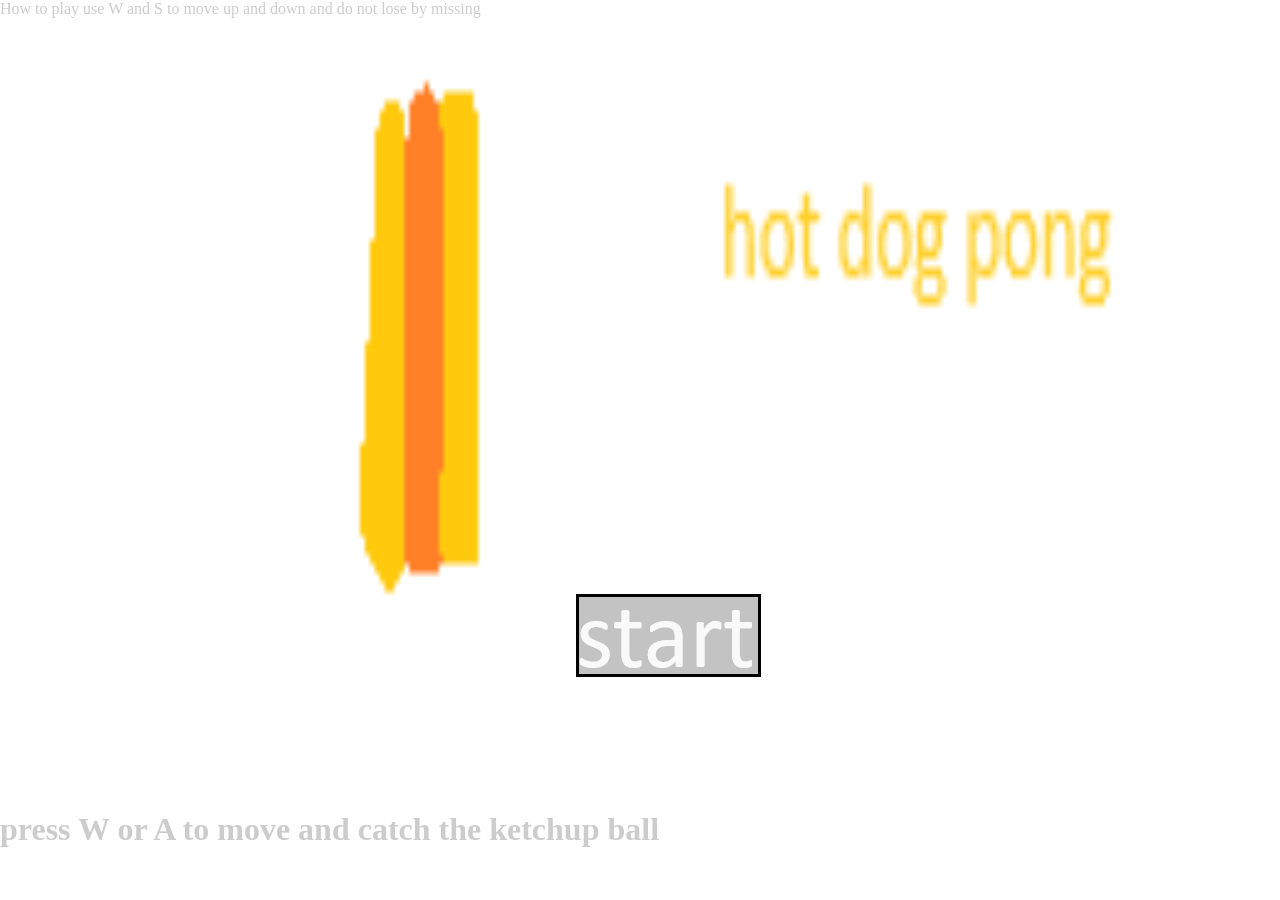
<file: 1index.html>
<!DOCTYPE html>
<html lang="en">

    <!-- Custom PreHead code is injected here -->
    

    <head>
        <meta http-equiv="X-UA-Compatible" content="IE=edge" />
        <meta name="apple-mobile-web-app-capable" content="yes" />
        <meta name ="viewport" content="width=device-width, initial-scale=1.0, maximum-scale=1.0, user-scalable=0" />
        <meta name="apple-mobile-web-app-status-bar-style" content="black-translucent" />
        <meta charset="utf-8"/>

        <!-- Builtin injector for disabling cache -->
        <meta http-equiv="pragma" content="no-cache"/>

        <!-- Set the title bar of the page -->
        <title>hotdog pong</title>

        <!-- Custom PreStyle code is injected here -->
        

        <!-- Set the background colour of the document -->
        <style>
            body {
                background: #0;
                color: #cccccc;
                margin: 0px;
                padding: 0px;
                border: 0px;
            }

            canvas {
                image-rendering: optimizeSpeed;
                -webkit-interpolation-mode: nearest-neighbor;
                -ms-touch-action: none;
                touch-action: none;
                margin: 0px;
                padding: 0px;
                border: 0px;
            }
            :-webkit-full-screen #canvas {
                width: 100%;
                height: 100%;
            }
            :-webkit-full-screen {
                width: 100%;
                height: 100%;
            }
            
            /* Custom Runner Styles */
            div.gm4html5_div_class {
                margin: 0px;
                padding: 0px;
                border: 0px;
            }
            div.gm4html5_login {
                padding: 20px;
                position: absolute;
                border: solid 2px #000000;
                background-color: #404040;
                color:#00ff00;
                border-radius: 15px;
                box-shadow: #101010 20px 20px 40px;
            }
            div.gm4html5_cancel_button {
                float: right;
            }
            div.gm4html5_login_button {
                float: left;
            }
            div.gm4html5_login_header {
                text-align: center;
            }
            /* END - Custom Runner Styles */
            
        </style>

        <!-- Custom PostStyle code is injected here -->
        

        <!-- Builtin injector for injecting flurry analytics code -->
        
    </head>
    How to play
    <!-- Custom PostHead code is injected here -->
    

    <!-- Custom PreBody code is injected here -->
    use W and S to move up and down and do not lose by missing

    <body>
        <div class="gm4html5_div_class" id="gm4html5_div_id">
            
            <!-- Builtin injector for splash screen -->
            

            <!-- Create the canvas element the game draws to -->
            <canvas id="canvas" width="1366" height="768" >
                <p>Your browser doesn't support HTML5 canvas.</p>
            </canvas>
        </div>

        <!-- Run the game code -->
        <script type="text/javascript" src="html5game/BLANK GAME.js?cachebust=883504678"></script>

        <!-- Builtin injector for injecting runner path -->
        

        <script>window.onload = GameMaker_Init;</script>

        <!-- Builtin injector for injecting google analytics code -->
        

    </body>

    <!-- Custom PostBody code is injected here -->
    <h1>press W or A to move and catch the ketchup ball</h1>
</html>
</file>
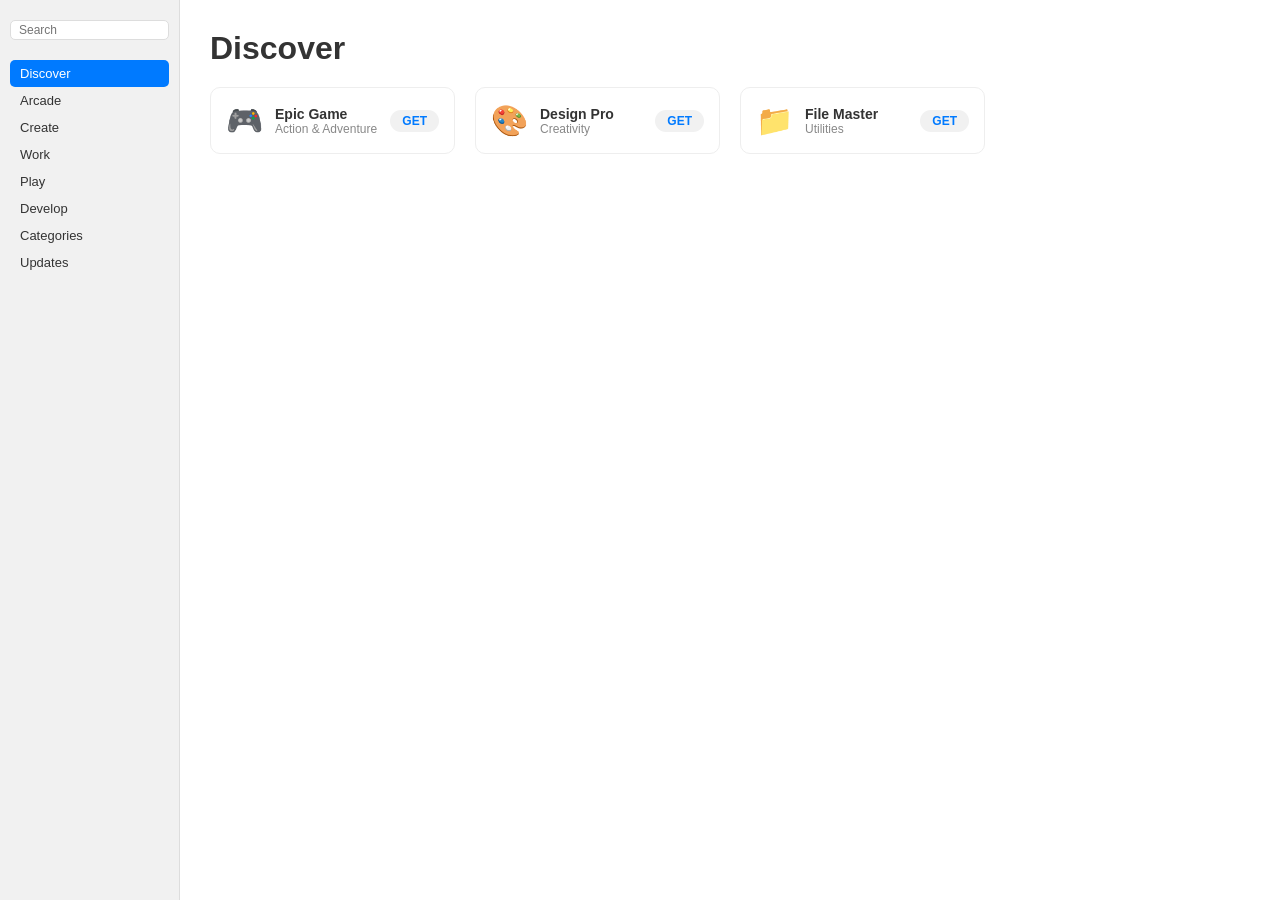
<file: appstore.html>
<!DOCTYPE html>
<html lang="en">
<head>
    <meta charset="UTF-8">
    <meta name="viewport" content="width=device-width, initial-scale=1.0">
    <title>App Store - macOS Mockup</title>
    <link rel="stylesheet" href="style.css">
    <style>
        body { background: var(--bg-color); color: var(--text-color); margin: 0; }
        .appstore-layout { height: 100vh; }
    </style>
</head>
<body>
    <div class="appstore-layout">
        <div class="appstore-sidebar">
            <div class="appstore-search"><input type="text" placeholder="Search" /></div>
            <div class="appstore-nav">
                <div class="appstore-nav-item active">Discover</div>
                <div class="appstore-nav-item">Arcade</div>
                <div class="appstore-nav-item">Create</div>
                <div class="appstore-nav-item">Work</div>
                <div class="appstore-nav-item">Play</div>
                <div class="appstore-nav-item">Develop</div>
                <div class="appstore-nav-item">Categories</div>
                <div class="appstore-nav-item">Updates</div>
            </div>
        </div>
        <div class="appstore-content">
            <h1>Discover</h1>
            <div class="app-grid">
                <div class="app-card">
                    <div class="app-card-icon">🎮</div>
                    <div class="app-card-info">
                        <h3>Epic Game</h3>
                        <p>Action & Adventure</p>
                    </div>
                    <button class="app-get-btn">GET</button>
                </div>
                <div class="app-card">
                    <div class="app-card-icon">🎨</div>
                    <div class="app-card-info">
                        <h3>Design Pro</h3>
                        <p>Creativity</p>
                    </div>
                    <button class="app-get-btn">GET</button>
                </div>
                <div class="app-card">
                    <div class="app-card-icon">📁</div>
                    <div class="app-card-info">
                        <h3>File Master</h3>
                        <p>Utilities</p>
                    </div>
                    <button class="app-get-btn">GET</button>
                </div>
            </div>
        </div>
    </div>
</body>
</html>
</file>
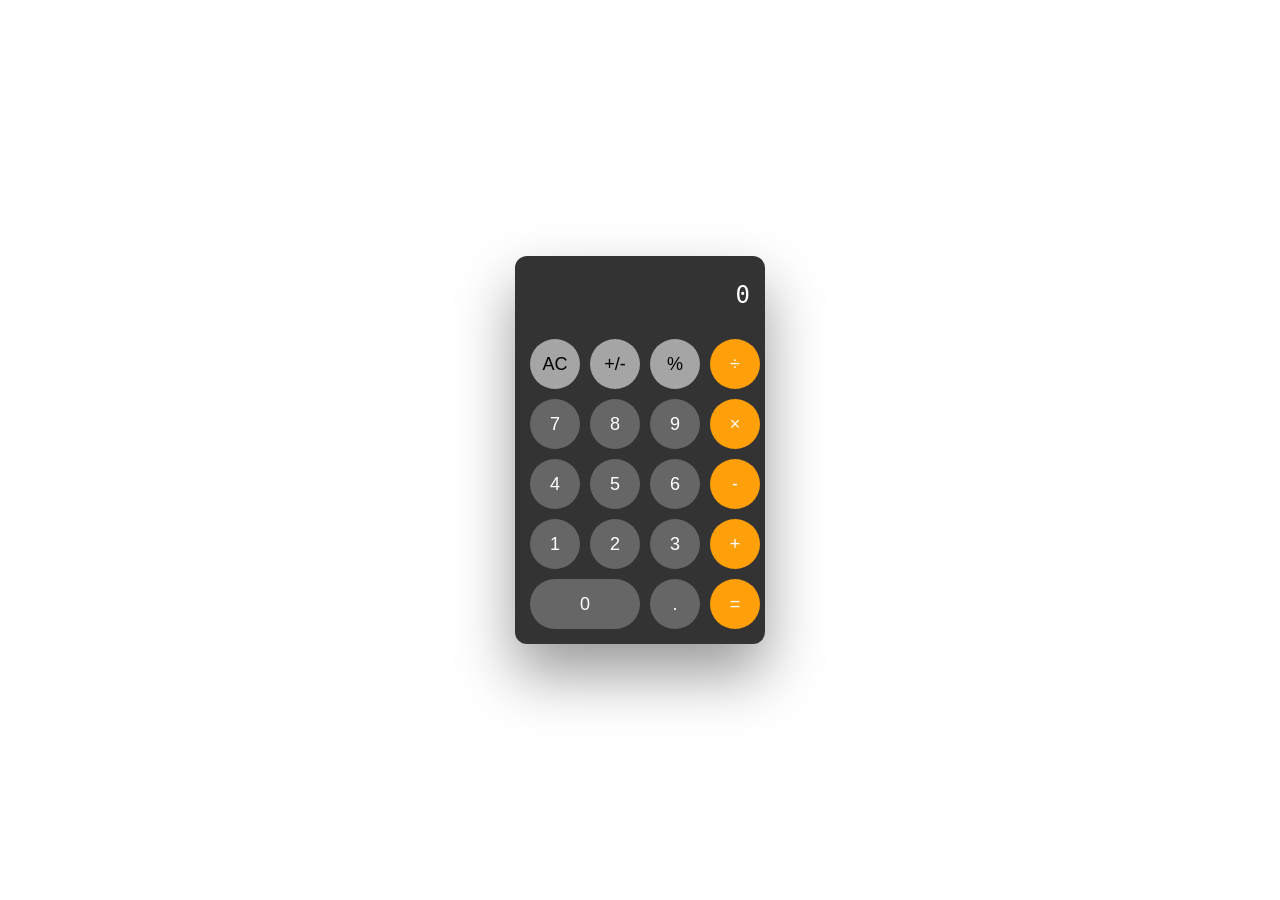
<file: calculator.html>
<!DOCTYPE html>
<html lang="en">
<head>
    <meta charset="UTF-8">
    <meta name="viewport" content="width=device-width, initial-scale=1.0">
    <title>Calculator - macOS Mockup</title>
    <link rel="stylesheet" href="style.css">
    <style>
        body { background: var(--bg-color); color: var(--text-color); display: flex; justify-content: center; align-items: center; height: 100vh; margin: 0; }
        .calc-layout { background: #333; padding: 15px; border-radius: 12px; box-shadow: var(--window-shadow); }
    </style>
</head>
<body>
    <div class="calc-layout" id="standalone-calc">
        <div class="calc-display" id="calc-display">0</div>
        <button class="calc-btn gray">AC</button>
        <button class="calc-btn gray">+/-</button>
        <button class="calc-btn gray">%</button>
        <button class="calc-btn orange">÷</button>
        <button class="calc-btn">7</button>
        <button class="calc-btn">8</button>
        <button class="calc-btn">9</button>
        <button class="calc-btn orange">×</button>
        <button class="calc-btn">4</button>
        <button class="calc-btn">5</button>
        <button class="calc-btn">6</button>
        <button class="calc-btn orange">-</button>
        <button class="calc-btn">1</button>
        <button class="calc-btn">2</button>
        <button class="calc-btn">3</button>
        <button class="calc-btn orange">+</button>
        <button class="calc-btn" style="grid-column: span 2; width: 110px; border-radius: 25px;">0</button>
        <button class="calc-btn">.</button>
        <button class="calc-btn orange">=</button>
    </div>
    <script>
        const display = document.getElementById('calc-display');
        const buttons = document.querySelectorAll('.calc-btn');
        let currentInput = '';
        let operator = null;
        let previousInput = '';

        buttons.forEach(btn => {
            btn.addEventListener('click', () => {
                const value = btn.textContent;
                if (!isNaN(value) || value === '.') {
                    currentInput += value;
                    display.textContent = currentInput;
                } else if (value === 'AC') {
                    currentInput = ''; previousInput = ''; operator = null;
                    display.textContent = '0';
                } else if (['+', '-', '×', '÷'].includes(value)) {
                    operator = value; previousInput = currentInput; currentInput = '';
                } else if (value === '=') {
                    if (operator && previousInput && currentInput) {
                        const prev = parseFloat(previousInput);
                        const current = parseFloat(currentInput);
                        let result;
                        switch(operator) {
                            case '+': result = prev + current; break;
                            case '-': result = prev - current; break;
                            case '×': result = prev * current; break;
                            case '÷': result = prev / current; break;
                        }
                        display.textContent = result;
                        currentInput = result.toString();
                        operator = null;
                    }
                }
            });
        });
    </script>
</body>
</html>
</file>
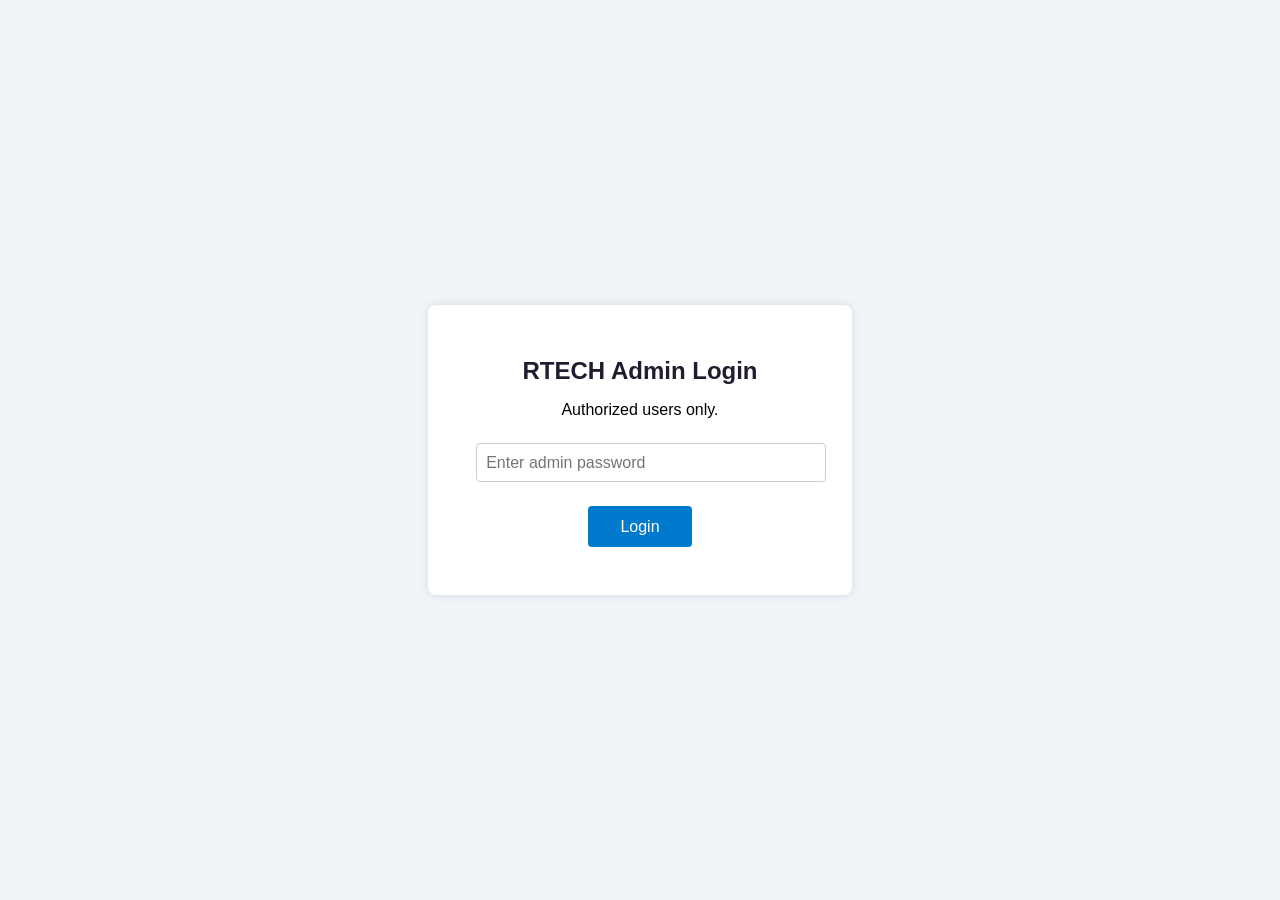
<file: congrats.html>
<!DOCTYPE html>
<html lang="en">
<head>
  <meta charset="UTF-8" />
  <title>You've Found It</title>
  <meta name="viewport" content="width=device-width, initial-scale=1" />
  <style>
    body {
      font-family: 'Segoe UI', sans-serif;
      background-color: #000;
      color: #0f0;
      display: flex;
      justify-content: center;
      align-items: center;
      height: 100vh;
      margin: 0;
      text-align: center;
      flex-direction: column;
    }
    h1 {
      font-size: 3rem;
      margin-bottom: 1rem;
    }
    p {
      font-size: 1.3rem;
      max-width: 600px;
    }
  </style>
</head>
<body>
  <h1>✅ ACCESS GRANTED</h1>
  <p>Congrats. You solved my ARG.<br />The truth was hidden in plain sight — right inside RTECH all along.</p>

  <script>
    // Require login to view this page
    const isLoggedIn = localStorage.getItem("rtech_access");
    if (isLoggedIn !== "true") {
      window.location.href = "login.html";
    }
  </script>
</body>
</html>
</file>
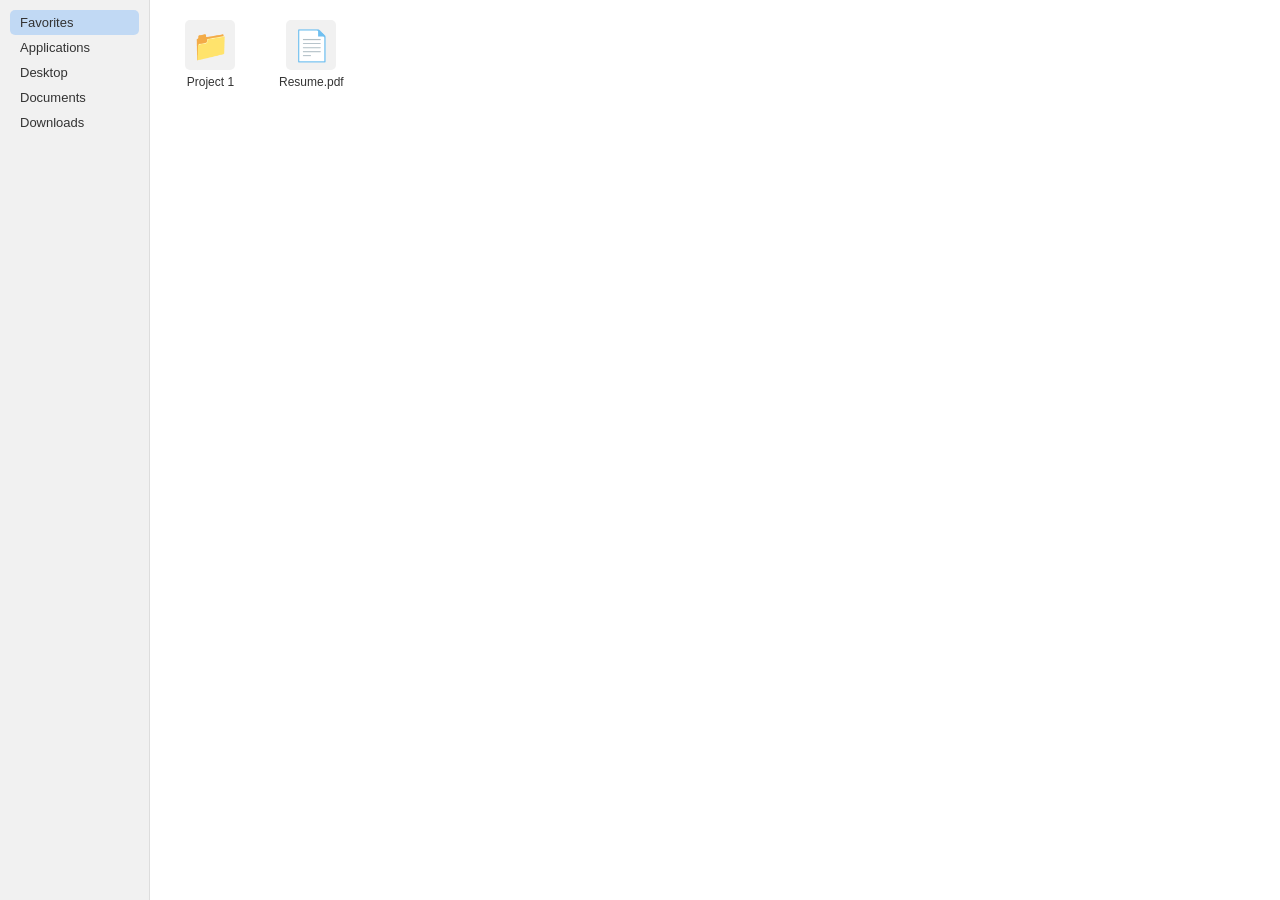
<file: finder.html>
<!DOCTYPE html>
<html lang="en">
<head>
    <meta charset="UTF-8">
    <meta name="viewport" content="width=device-width, initial-scale=1.0">
    <title>Finder - macOS Mockup</title>
    <link rel="stylesheet" href="style.css">
    <style>
        body { background: var(--bg-color); color: var(--text-color); }
        .finder-layout { height: 100vh; }
    </style>
</head>
<body>
    <div class="finder-layout">
        <div class="sidebar">
            <ul class="folder-list">
                <li class="folder-item active">Favorites</li>
                <li class="folder-item">Applications</li>
                <li class="folder-item">Desktop</li>
                <li class="folder-item">Documents</li>
                <li class="folder-item">Downloads</li>
            </ul>
        </div>
        <div class="file-grid" id="file-grid">
            <!-- Files will be rendered here -->
        </div>
    </div>
    <script>
        const sidebarItems = document.querySelectorAll('.folder-item');
        const fileGrid = document.getElementById('file-grid');

        const files = {
            'Favorites': [
                { name: 'Project 1', icon: '📁' },
                { name: 'Resume.pdf', icon: '📄' }
            ],
            'Applications': [
                { name: 'Safari', icon: '🌐' },
                { name: 'Notes', icon: '📝' },
                { name: 'Calculator', icon: '🔢' }
            ],
            'Desktop': [
                { name: 'Macintosh HD', icon: '📁' }
            ],
            'Documents': [
                { name: 'Budget.xlsx', icon: '📊' },
                { name: 'Meeting Notes', icon: '📝' }
            ],
            'Downloads': [
                { name: 'Installer.pkg', icon: '📦' }
            ]
        };

        sidebarItems.forEach(item => {
            item.addEventListener('click', () => {
                sidebarItems.forEach(i => i.classList.remove('active'));
                item.classList.add('active');
                renderFiles(item.textContent);
            });
        });

        function renderFiles(folder) {
            fileGrid.innerHTML = '';
            const folderFiles = files[folder] || [];
            folderFiles.forEach(file => {
                const fileItem = document.createElement('div');
                fileItem.className = 'file-item';
                fileItem.innerHTML = `
                    <div class="file-icon" style="display:flex; justify-content:center; align-items:center; font-size:30px;">${file.icon}</div>
                    <span>${file.name}</span>
                `;
                fileGrid.appendChild(fileItem);
            });
        }

        renderFiles('Favorites');
    </script>
</body>
</html>
</file>
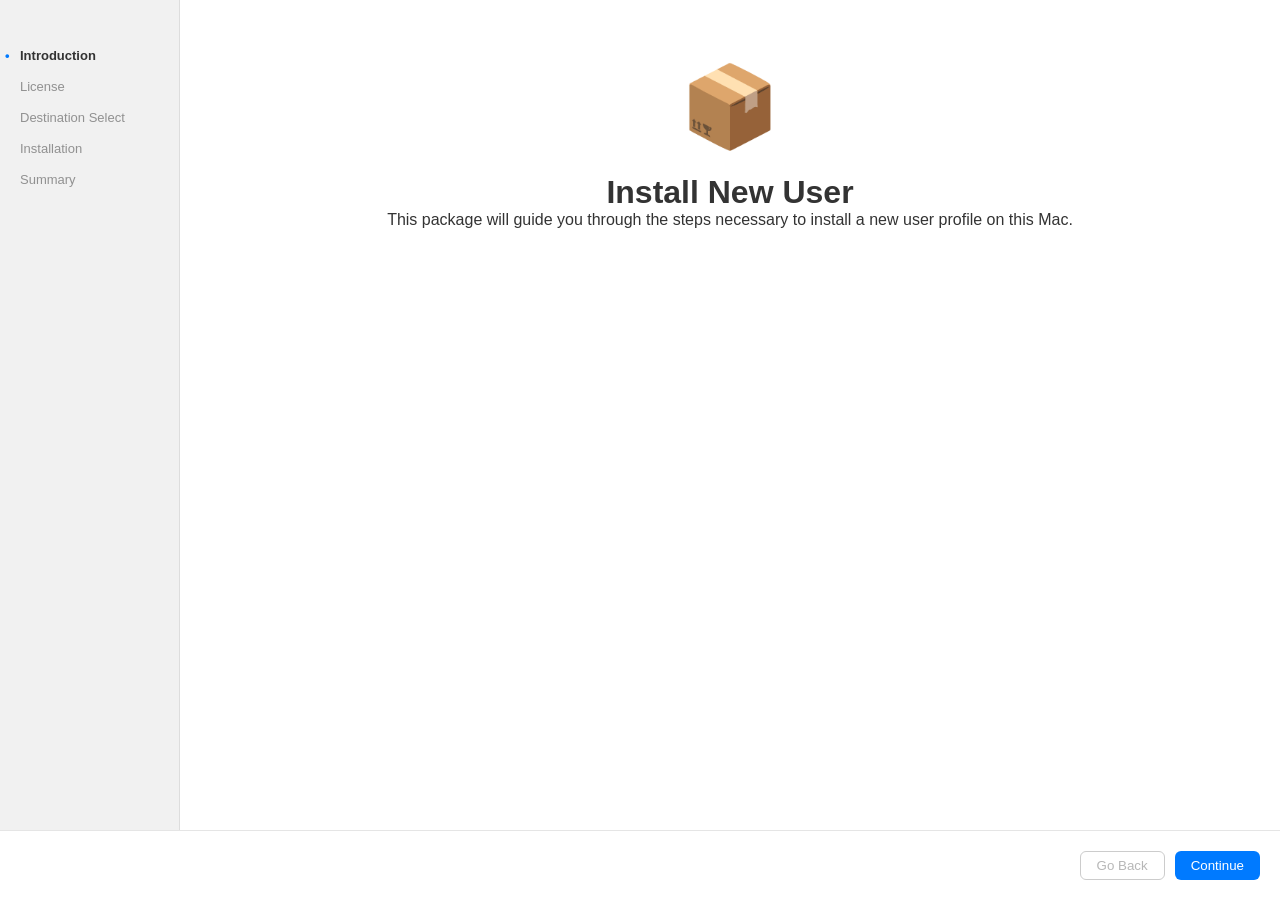
<file: installer.html>
<!DOCTYPE html>
<html lang="en">
<head>
    <meta charset="UTF-8">
    <meta name="viewport" content="width=device-width, initial-scale=1.0">
    <title>Installer - macOS Mockup</title>
    <link rel="stylesheet" href="style.css">
    <style>
        body { background: var(--bg-color); color: var(--text-color); font-family: -apple-system, sans-serif; display: flex; justify-content: center; align-items: center; height: 100vh; margin: 0; }
        .installer-container { background: var(--input-bg); width: 100%; height: 100%; display: flex; flex-direction: column; }
        .installer-sidebar { width: 180px; background: var(--sidebar-bg); border-right: 1px solid var(--sidebar-border); padding: 40px 20px; }
        .installer-content { flex-grow: 1; padding: 60px; display: flex; flex-direction: column; align-items: center; text-align: center; }
        .step-list { list-style: none; padding: 0; }
        .step-item { padding: 8px 0; font-size: 13px; opacity: 0.5; position: relative; }
        .step-item.active { opacity: 1; font-weight: bold; }
        .step-item.active::before { content: '•'; position: absolute; left: -15px; color: #007aff; }
        .installer-icon { font-size: 80px; margin-bottom: 20px; }
        .installer-buttons { margin-top: auto; padding: 20px; display: flex; justify-content: flex-end; gap: 10px; border-top: 1px solid var(--border-color); }
        .installer-buttons button { padding: 6px 16px; border-radius: 6px; border: 1px solid #ccc; background: white; cursor: pointer; }
        .installer-buttons button.primary { background: #007aff; color: white; border: none; }
        .install-progress-container { width: 300px; height: 6px; background: rgba(0,0,0,0.1); border-radius: 3px; margin: 20px 0; overflow: hidden; }
        .install-progress-bar { height: 100%; background: #007aff; width: 0%; transition: width 0.1s; }
    </style>
</head>
<body>
    <div class="installer-container">
        <div style="display: flex; flex-grow: 1;">
            <div class="installer-sidebar">
                <ul class="step-list">
                    <li class="step-item active" id="step-intro">Introduction</li>
                    <li class="step-item" id="step-license">License</li>
                    <li class="step-item" id="step-destination">Destination Select</li>
                    <li class="step-item" id="step-installation">Installation</li>
                    <li class="step-item" id="step-summary">Summary</li>
                </ul>
            </div>
            <div class="installer-content">
                <div id="intro-view">
                    <div class="installer-icon">📦</div>
                    <h1>Install New User</h1>
                    <p>This package will guide you through the steps necessary to install a new user profile on this Mac.</p>
                </div>

                <div id="license-view" style="display: none;">
                    <h1>Software License Agreement</h1>
                    <div style="background: white; border: 1px solid #ccc; padding: 10px; text-align: left; font-size: 11px; height: 150px; overflow-y: scroll; margin: 20px 0;">
                        <p>IMPORTANT - READ CAREFULLY: This macOS Mockup Software License Agreement is a legal agreement between you and Jules. By using this software, you agree to be bound by the terms of this agreement.</p>
                        <p>1. Grant of License. Jules grants you a non-exclusive license to use the software for the purpose of pretending you have a Mac.</p>
                        <p>2. Restrictions. You may not sell this mockup to Apple Inc.</p>
                    </div>
                </div>

                <div id="destination-view" style="display: none;">
                    <h1>Select a Destination</h1>
                    <p>Select the disk where you want to install the user profile.</p>
                    <div style="display: flex; flex-direction: column; align-items: center; gap: 10px; margin-top: 20px;">
                        <div style="border: 2px solid #007aff; border-radius: 8px; padding: 20px; width: 120px;">
                            <div style="font-size: 40px;">💾</div>
                            <div style="font-size: 13px; font-weight: bold; margin-top: 5px;">Macintosh HD</div>
                            <div style="font-size: 11px; opacity: 0.6;">499 GB free</div>
                        </div>
                    </div>
                </div>

                <div id="install-view" style="display: none;">
                    <h1>Installing User Profile</h1>
                    <p>Registering user data and assets...</p>
                    <div class="install-progress-container">
                        <div class="install-progress-bar" id="progress-bar"></div>
                    </div>
                    <p id="progress-text" style="font-size: 12px; opacity: 0.6;">Less than a minute remaining</p>
                </div>

                <div id="summary-view" style="display: none;">
                    <div style="font-size: 60px; color: #27c93f; margin-bottom: 20px;">✅</div>
                    <h1>The installation was successful.</h1>
                    <p>The new user "Jane Doe" has been installed successfully.</p>
                </div>
            </div>
        </div>
        <div class="installer-buttons">
            <button id="btn-back" disabled>Go Back</button>
            <button id="btn-next" class="primary">Continue</button>
        </div>
    </div>

    <script>
        let currentStep = 0;
        const steps = ['intro', 'license', 'destination', 'installation', 'summary'];
        const btnNext = document.getElementById('btn-next');
        const btnBack = document.getElementById('btn-back');
        const progressBar = document.getElementById('progress-bar');

        function updateView() {
            steps.forEach((step, index) => {
                const view = document.getElementById(step + '-view');
                const sidebarItem = document.getElementById('step-' + step);
                if (index === currentStep) {
                    view.style.display = 'block';
                    sidebarItem.classList.add('active');
                } else {
                    view.style.display = 'none';
                    sidebarItem.classList.remove('active');
                }
            });

            btnBack.disabled = currentStep === 0 || currentStep === 3 || currentStep === 4;

            if (currentStep === 3) {
                btnNext.disabled = true;
                startInstallation();
            } else if (currentStep === 4) {
                btnNext.textContent = 'Close';
                btnNext.disabled = false;
            } else {
                btnNext.textContent = 'Continue';
                btnNext.disabled = false;
            }
        }

        function startInstallation() {
            let progress = 0;
            const interval = setInterval(() => {
                progress += Math.random() * 10;
                if (progress >= 100) {
                    progress = 100;
                    clearInterval(interval);
                    currentStep++;

                    // Actually add a mock user
                    const users = JSON.parse(localStorage.getItem('mac_users')) || [];
                    users.push({
                        name: 'Jane Doe',
                        avatar: 'https://images.unsplash.com/photo-1494790108377-be9c29b29330?auto=format&fit=crop&q=80&w=200&h=200',
                        password: 'password'
                    });
                    localStorage.setItem('mac_users', JSON.stringify(users));

                    updateView();
                }
                progressBar.style.width = progress + '%';
            }, 200);
        }

        btnNext.onclick = () => {
            if (currentStep === 4) {
                // In a real app we'd close the window, here we just refresh/notify
                window.parent.postMessage({ type: 'close-app', appId: 'installer' }, '*');
            } else {
                currentStep++;
                updateView();
            }
        };

        btnBack.onclick = () => {
            currentStep--;
            updateView();
        };

        // Dark mode sync
        window.addEventListener('message', (event) => {
            if (event.data.type === 'sync-dark-mode') {
                if (event.data.isDark) document.body.classList.add('dark-mode');
                else document.body.classList.remove('dark-mode');
            }
        });
    </script>
</body>
</html>
</file>
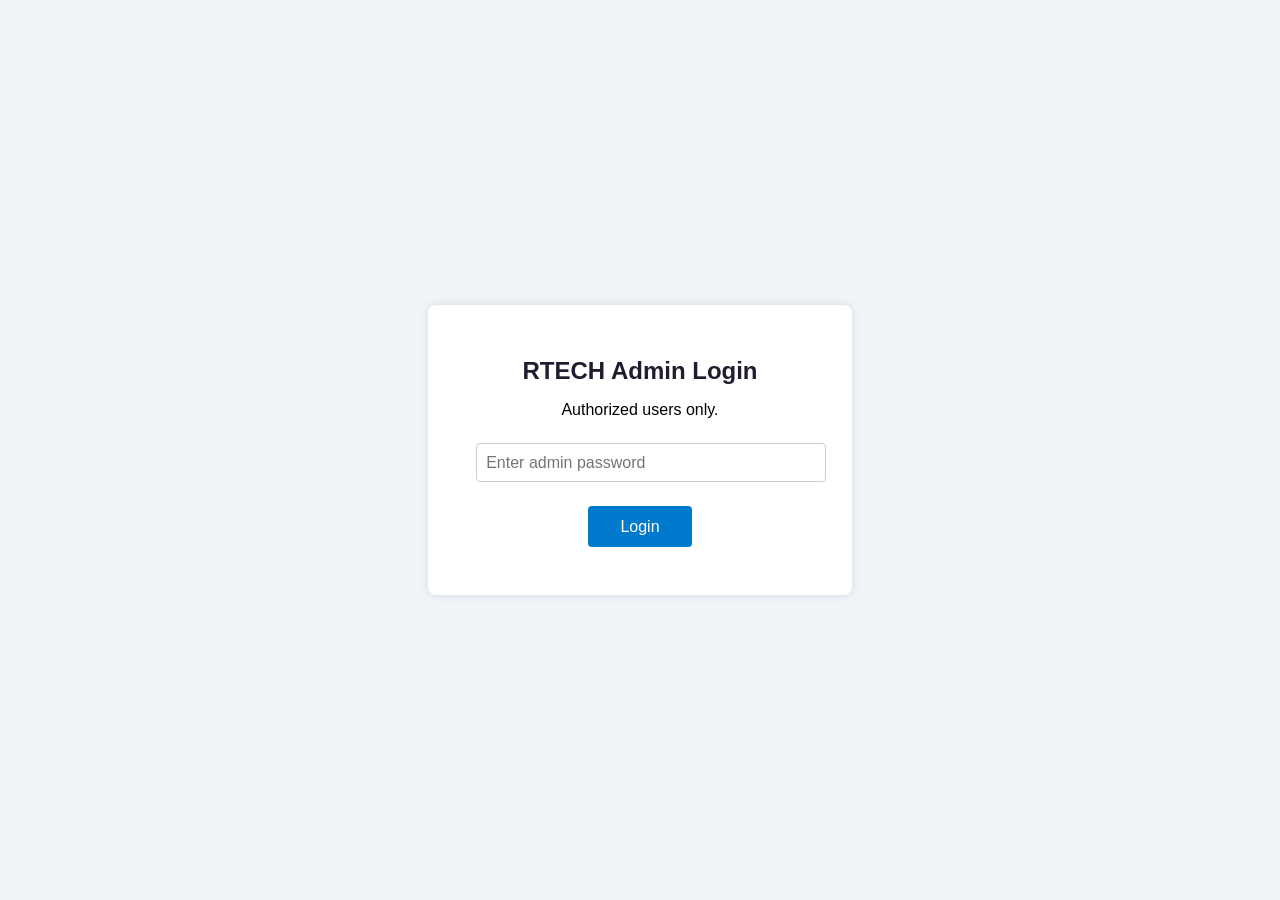
<file: login.html>
<!DOCTYPE html>
<html lang="en">
<head>
  <meta charset="UTF-8" />
  <title>RTECH Admin Portal</title>
  <meta name="viewport" content="width=device-width, initial-scale=1" />
  <style>
    body {
      font-family: 'Segoe UI', sans-serif;
      background-color: #f0f4f9;
      display: flex;
      align-items: center;
      justify-content: center;
      height: 100vh;
      margin: 0;
    }
    .login-box {
      background: white;
      padding: 2rem 3rem;
      box-shadow: 0 0 10px rgba(0,0,0,0.1);
      border-radius: 8px;
      text-align: center;
    }
    input {
      padding: 0.6rem;
      margin: 0.5rem 0;
      width: 100%;
      border: 1px solid #ccc;
      border-radius: 4px;
      font-size: 1rem;
    }
    button {
      background-color: #007acc;
      color: white;
      padding: 0.7rem 2rem;
      border: none;
      border-radius: 4px;
      margin-top: 1rem;
      cursor: pointer;
      font-size: 1rem;
    }
    .error {
      color: red;
      margin-top: 1rem;
    }
    h2 {
      margin-bottom: 1rem;
      color: #1e1e2f;
    }
  </style>
</head>
<body>
  <div class="login-box">
    <h2>RTECH Admin Login</h2>
    <p>Authorized users only.</p>
    <input type="password" id="password" placeholder="Enter admin password" />
    <button onclick="checkPassword()">Login</button>
    <div class="error" id="error"></div>
  </div>

  <script>
    function checkPassword() {
      const input = document.getElementById('password').value;
      const correctPassword = "Richardisawsome";

      if (input === correctPassword) {
        localStorage.setItem("rtech_access", "true");
        window.location.href = "congrats.html";
      } else {
        document.getElementById('error').textContent = "Incorrect password.";
      }
    }
  </script>
</body>
</html>
</file>
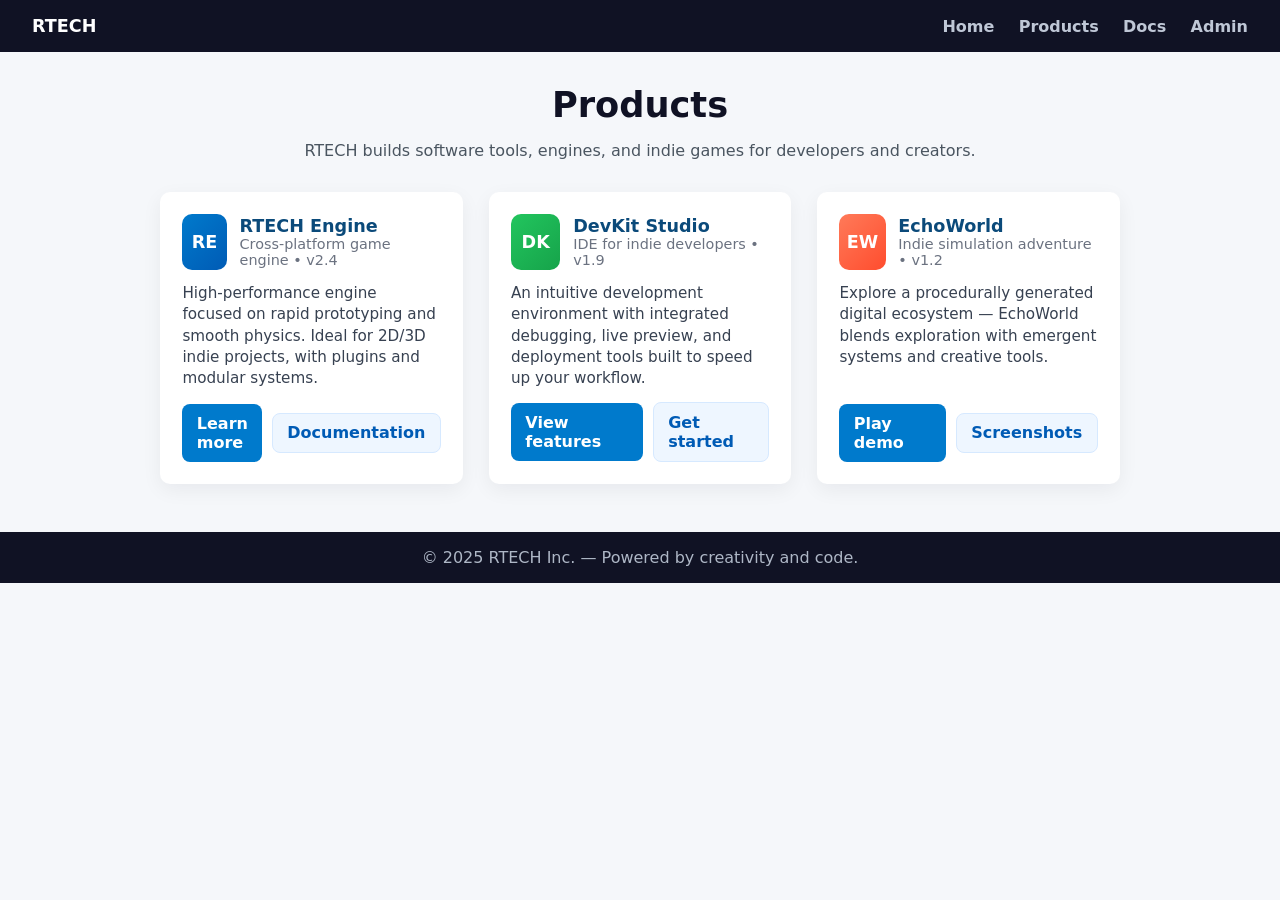
<file: products.html>
<!DOCTYPE html>
<html lang="en">
<head>
  <meta charset="UTF-8" />
  <title>RTECH — Products</title>
  <meta name="viewport" content="width=device-width,initial-scale=1" />
  <style>
    /* === Shared site styles (matches index.html) === */
    body { margin:0; font-family: 'Segoe UI', Roboto, system-ui, sans-serif; background:#f5f7fa; color:#222; }
    header { background:#101224; color:#fff; padding:1rem 2rem; display:flex; justify-content:space-between; align-items:center; }
    header .brand { font-size:1.1rem; font-weight:700; }
    nav a { color:#bfc7d6; margin-left:1.2rem; text-decoration:none; font-weight:600; }
    nav a:hover { color:#fff; }
    .container { max-width:960px; margin: 2rem auto; padding: 0 1rem; }
    footer { background:#101224; color:#aeb7c6; text-align:center; padding:1rem; margin-top:3rem; }

    /* === Products page styles === */
    h1 { text-align:center; font-size:2.2rem; margin-bottom:1rem; color:#101224; }
    .lead { text-align:center; color:#4a5560; margin-bottom:2rem; }
    .product-grid { display:grid; grid-template-columns: repeat(auto-fit, minmax(260px, 1fr)); gap:1.6rem; }
    .card {
      background:#fff; border-radius:10px; padding:1.4rem; box-shadow: 0 6px 20px rgba(16,24,40,0.06);
      display:flex; flex-direction:column; gap:.8rem;
    }
    .card .meta { display:flex; align-items:center; gap:.8rem; }
    .logo {
      width:56px; height:56px; border-radius:10px; background:linear-gradient(135deg,#007acc,#005bb5);
      display:flex; align-items:center; justify-content:center; color:#fff; font-weight:700; font-size:1.1rem;
    }
    .card h2 { margin:0; color:#0b4a7a; font-size:1.1rem; }
    .card p { margin:0; color:#374151; font-size:0.95rem; line-height:1.4; }
    .card .actions { margin-top:auto; display:flex; gap:.6rem; align-items:center; }
    .btn {
      background:#007acc; color:#fff; padding:.6rem .9rem; border-radius:8px; text-decoration:none; font-weight:700; display:inline-block;
    }
    .btn.secondary { background:#eef6ff; color:#005bb5; border:1px solid #d6e9ff; }

    /* responsive tweaks */
    @media (max-width:520px) {
      header { padding:.8rem 1rem; }
      .container { margin:1rem auto; }
    }
  </style>
</head>
<body>
  <!-- Shared header (same as index) -->
  <header>
    <div class="brand">RTECH</div>
    <nav aria-label="Main navigation">
      <a href="index.html">Home</a>
      <a href="products.html">Products</a>
      <a href="#">Docs</a>
      <a href="login.html" title="Admin portal">Admin</a>
    </nav>
  </header>

  <main class="container" role="main">
    <h1>Products</h1>
    <p class="lead">RTECH builds software tools, engines, and indie games for developers and creators.</p>

    <section class="product-grid" aria-label="Product list">
      <article class="card" aria-labelledby="p1">
        <div class="meta">
          <div class="logo" aria-hidden="true">RE</div>
          <div>
            <h2 id="p1">RTECH Engine</h2>
            <div style="font-size:.9rem;color:#6b7280;">Cross-platform game engine • v2.4</div>
          </div>
        </div>
        <p>High-performance engine focused on rapid prototyping and smooth physics. Ideal for 2D/3D indie projects, with plugins and modular systems.</p>
        <div class="actions">
          <a class="btn" href="#">Learn more</a>
          <a class="btn secondary" href="#">Documentation</a>
        </div>
      </article>

      <article class="card" aria-labelledby="p2">
        <div class="meta">
          <div class="logo" style="background:linear-gradient(135deg,#22c55e,#16a34a);" aria-hidden="true">DK</div>
          <div>
            <h2 id="p2">DevKit Studio</h2>
            <div style="font-size:.9rem;color:#6b7280;">IDE for indie developers • v1.9</div>
          </div>
        </div>
        <p>An intuitive development environment with integrated debugging, live preview, and deployment tools built to speed up your workflow.</p>
        <div class="actions">
          <a class="btn" href="#">View features</a>
          <a class="btn secondary" href="#">Get started</a>
        </div>
      </article>

      <article class="card" aria-labelledby="p3">
        <div class="meta">
          <div class="logo" style="background:linear-gradient(135deg,#ff7a59,#ff4d2e);" aria-hidden="true">EW</div>
          <div>
            <h2 id="p3">EchoWorld</h2>
            <div style="font-size:.9rem;color:#6b7280;">Indie simulation adventure • v1.2</div>
          </div>
        </div>
        <p>Explore a procedurally generated digital ecosystem — EchoWorld blends exploration with emergent systems and creative tools.</p>
        <div class="actions">
          <a class="btn" href="#">Play demo</a>
          <a class="btn secondary" href="#">Screenshots</a>
        </div>
      </article>
    </section>
  </main>

  <footer>
    &copy; 2025 RTECH Inc. — Powered by creativity and code.
  </footer>
</body>
</html>
</file>
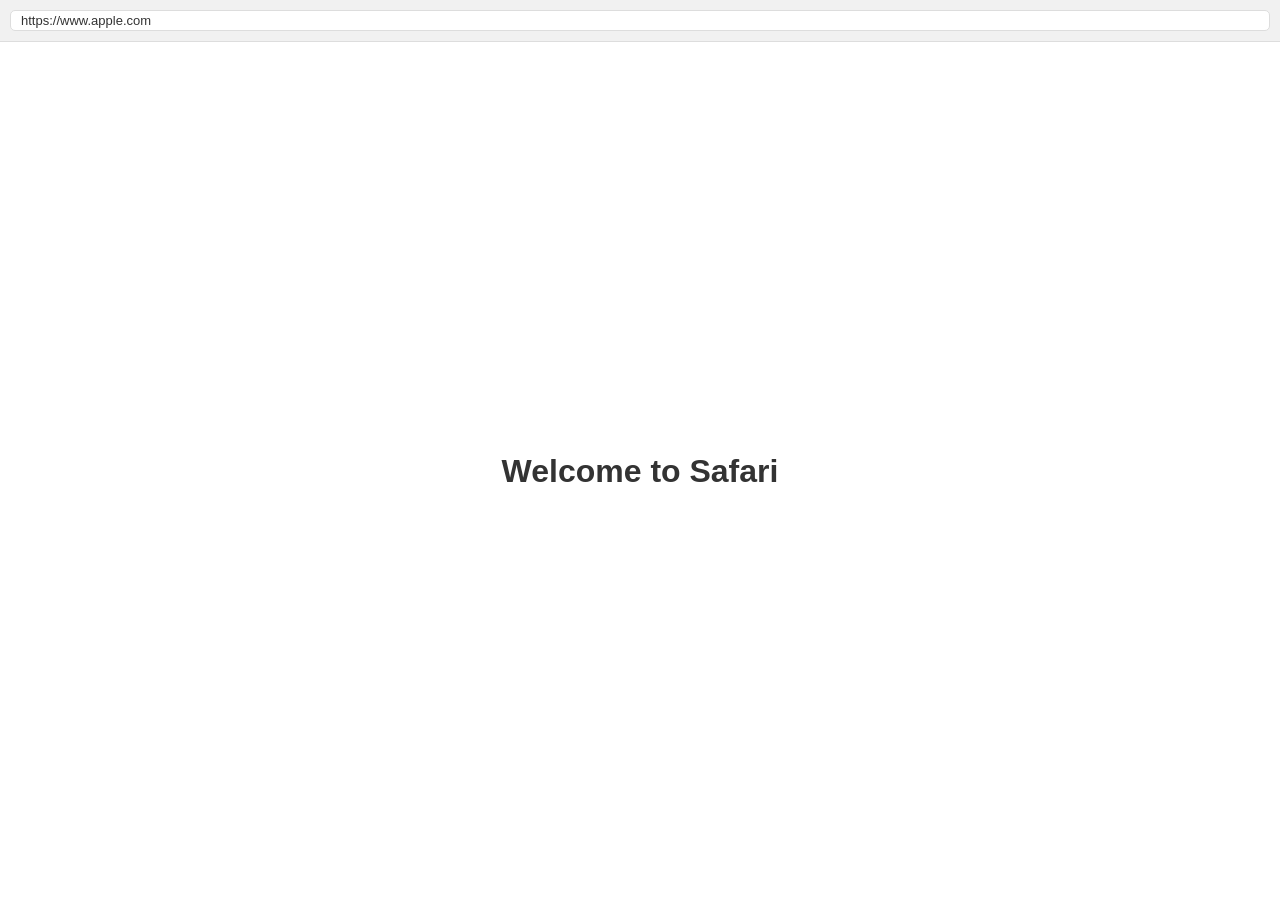
<file: safari.html>
<!DOCTYPE html>
<html lang="en">
<head>
    <meta charset="UTF-8">
    <meta name="viewport" content="width=device-width, initial-scale=1.0">
    <title>Safari - macOS Mockup</title>
    <link rel="stylesheet" href="style.css">
    <style>
        body { background: var(--bg-color); color: var(--text-color); }
        .safari-layout { height: 100vh; }
    </style>
</head>
<body>
    <div class="safari-layout">
        <div class="address-bar">
            <input type="text" id="address-input" value="https://www.apple.com" />
        </div>
        <div class="safari-content">
            <h1 id="page-title">Welcome to Safari</h1>
        </div>
    </div>
    <script>
        const input = document.getElementById('address-input');
        const title = document.getElementById('page-title');

        input.addEventListener('keypress', (e) => {
            if (e.key === 'Enter') {
                const url = input.value;
                title.textContent = `Loading ${url}...`;
                setTimeout(() => {
                    title.textContent = `Welcome to ${url}`;
                    document.title = url + " - Safari";
                }, 1000);
            }
        });
    </script>
</body>
</html>
</file>
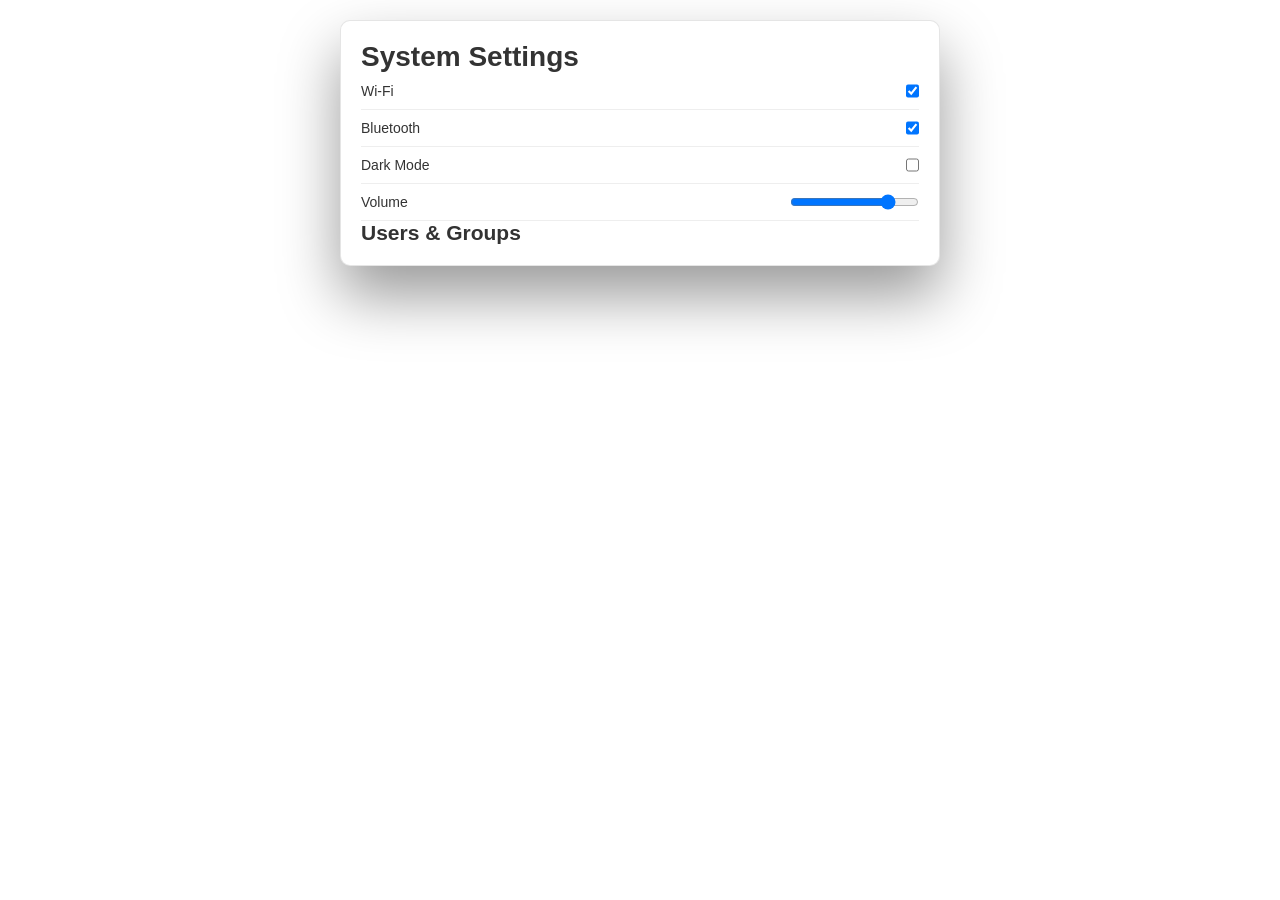
<file: settings.html>
<!DOCTYPE html>
<html lang="en">
<head>
    <meta charset="UTF-8">
    <meta name="viewport" content="width=device-width, initial-scale=1.0">
    <title>Settings - macOS Mockup</title>
    <link rel="stylesheet" href="style.css">
    <style>
        body { background: var(--bg-color); color: var(--text-color); padding: 20px; }
        .settings-layout { max-width: 600px; margin: 0 auto; background: var(--input-bg); padding: 20px; border-radius: 10px; box-shadow: var(--window-shadow); border: 1px solid var(--border-color); }
    </style>
</head>
<body>
    <div class="settings-layout">
        <h1>System Settings</h1>
        <div class="settings-row">
            <label>Wi-Fi</label>
            <input type="checkbox" checked />
        </div>
        <div class="settings-row">
            <label>Bluetooth</label>
            <input type="checkbox" checked />
        </div>
        <div class="settings-row">
            <label>Dark Mode</label>
            <input type="checkbox" id="dark-mode-toggle" />
        </div>
        <div class="settings-row">
            <label>Volume</label>
            <input type="range" min="0" max="100" value="80" />
        </div>
        <div class="settings-section">
            <h2>Users & Groups</h2>
            <div id="settings-user-list">
                <!-- Populated by JS -->
            </div>
        </div>
    </div>
    <script>
        const toggle = document.getElementById('dark-mode-toggle');
        const settingsUserList = document.getElementById('settings-user-list');

        function renderSettingsUsers() {
            const users = JSON.parse(localStorage.getItem('mac_users')) || [];
            settingsUserList.innerHTML = '';
            users.forEach(user => {
                const div = document.createElement('div');
                div.className = 'settings-row';
                div.innerHTML = `
                    <div style="display:flex; align-items:center; gap:10px;">
                        <img src="${user.avatar}" style="width:30px; height:30px; border-radius:50%;">
                        <span>${user.name}</span>
                    </div>
                    <span style="opacity:0.6; font-size:12px;">Admin</span>
                `;
                settingsUserList.appendChild(div);
            });
        }
        renderSettingsUsers();

        // Initial state from parent or local body class
        toggle.checked = document.body.classList.contains('dark-mode');

        toggle.addEventListener('change', () => {
            const isDark = toggle.checked;
            if (isDark) {
                document.body.classList.add('dark-mode');
            } else {
                document.body.classList.remove('dark-mode');
            }
            // Notify parent
            window.parent.postMessage({ type: 'toggle-dark-mode', isDark }, '*');
        });

        // Listen for parent theme changes
        window.addEventListener('message', (event) => {
            if (event.data.type === 'sync-dark-mode') {
                if (event.data.isDark) {
                    document.body.classList.add('dark-mode');
                } else {
                    document.body.classList.remove('dark-mode');
                }
                toggle.checked = event.data.isDark;
            }
        });
    </script>
</body>
</html>
</file>
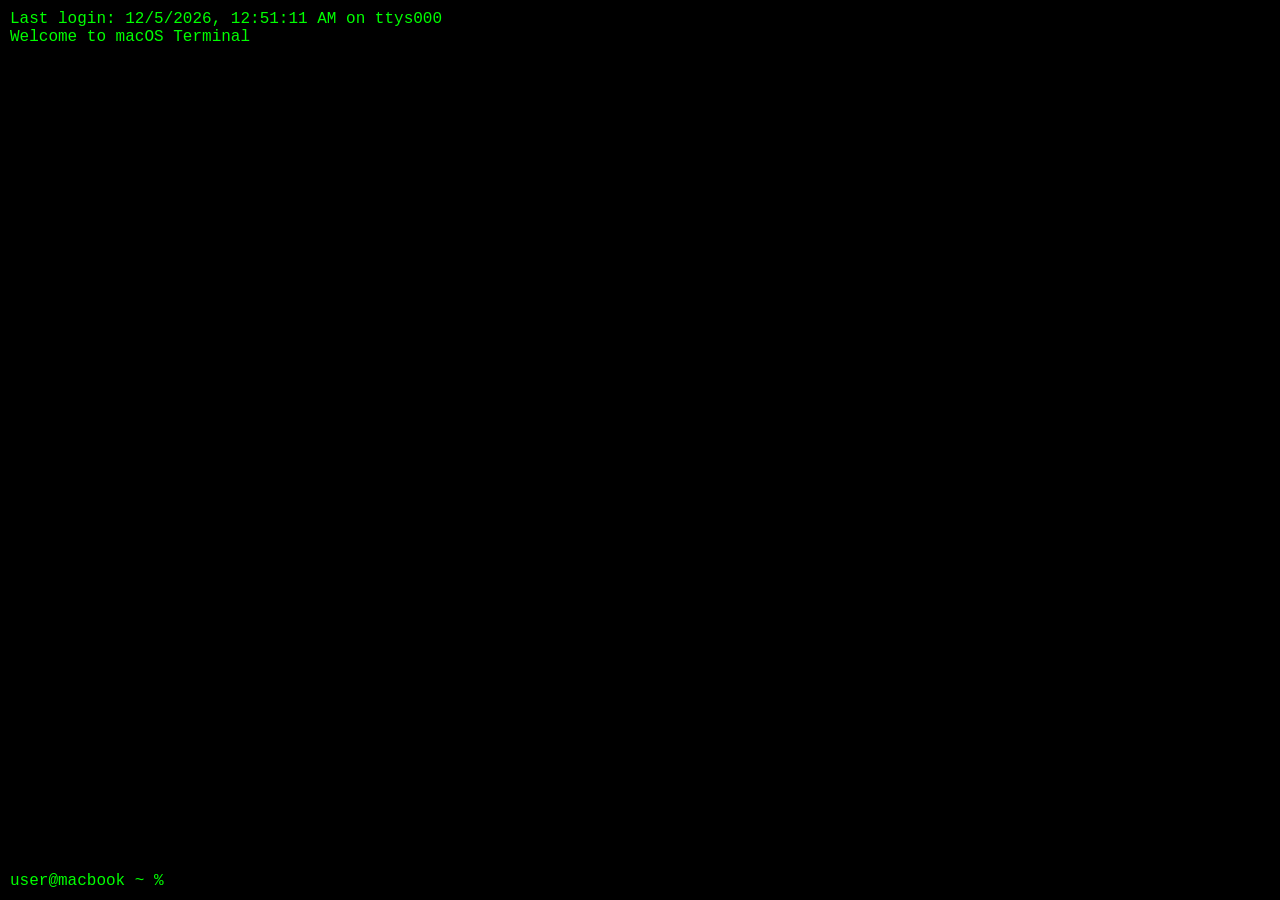
<file: terminal.html>
<!DOCTYPE html>
<html lang="en">
<head>
    <meta charset="UTF-8">
    <meta name="viewport" content="width=device-width, initial-scale=1.0">
    <title>Terminal - macOS Mockup</title>
    <link rel="stylesheet" href="style.css">
    <style>
        body { background: #000; margin: 0; }
        .terminal-layout { height: 100vh; }
    </style>
</head>
<body>
    <div class="terminal-layout">
        <div class="terminal-output" id="output">Last login: <span id="login-time"></span> on ttys000<br>Welcome to macOS Terminal</div>
        <div class="terminal-input-line">
            <span class="terminal-prompt">user@macbook ~ %</span>
            <input type="text" class="terminal-input" id="input" autofocus />
        </div>
    </div>
    <script>
        document.getElementById('login-time').textContent = new Date().toLocaleString();
        const input = document.getElementById('input');
        const output = document.getElementById('output');

        input.addEventListener('keypress', (e) => {
            if (e.key === 'Enter') {
                const cmd = input.value.trim();
                const line = document.createElement('div');
                line.textContent = `user@macbook ~ % ${cmd}`;
                line.style.color = '#fff';
                output.appendChild(line);

                const response = processCommand(cmd);
                if (response) {
                    const resLine = document.createElement('div');
                    resLine.textContent = response;
                    output.appendChild(resLine);
                }

                input.value = '';
                output.scrollTop = output.scrollHeight;
            }
        });

        function processCommand(cmd) {
            const command = cmd.toLowerCase();
            if (command === 'ls') {
                return 'Applications  Desktop  Documents  Downloads  Library  Movies  Music  Pictures  Public';
            } else if (command === 'clear') {
                output.innerHTML = '';
                return null;
            } else if (command === 'help') {
                return 'Available commands: ls, clear, help, whoami, date';
            } else if (command === 'whoami') {
                return 'user';
            } else if (command === 'date') {
                return new Date().toString();
            } else if (command === '') {
                return null;
            } else {
                return `zsh: command not found: ${cmd}`;
            }
        }

        // Keep focus on input
        document.body.addEventListener('click', () => input.focus());
    </script>
</body>
</html>
</file>
<file: style.css>
:root {
    --bg-color: rgba(255, 255, 255, 0.9);
    --header-bg: rgba(246, 246, 246, 0.5);
    --text-color: #333;
    --window-shadow: 0 30px 60px rgba(0,0,0,0.4);
    --border-color: rgba(0, 0, 0, 0.1);
    --menu-bg: rgba(255, 255, 255, 0.3);
    --dock-bg: rgba(255, 255, 255, 0.25);
    --input-bg: white;
    --sidebar-bg: #f1f1f1;
    --sidebar-border: #ddd;
}

body.dark-mode {
    --bg-color: rgba(30, 30, 30, 0.85);
    --header-bg: rgba(45, 45, 45, 0.5);
    --text-color: #ddd;
    --window-shadow: 0 30px 60px rgba(0,0,0,0.6);
    --border-color: rgba(255, 255, 255, 0.1);
    --menu-bg: rgba(0, 0, 0, 0.3);
    --dock-bg: rgba(0, 0, 0, 0.25);
    --input-bg: #333;
    --sidebar-bg: #2d2d2d;
    --sidebar-border: #444;
}

* {
    margin: 0;
    padding: 0;
    box-sizing: border-box;
}

body, html {
    height: 100%;
    overflow: hidden;
    font-family: -apple-system, BlinkMacSystemFont, "Segoe UI", Roboto, Helvetica, Arial, sans-serif;
    color: var(--text-color);
}

#login-screen {
    width: 100%;
    height: 100%;
    background: linear-gradient(rgba(0,0,0,0.2), rgba(0,0,0,0.2)), url('taho.webp') no-repeat center center fixed;
    background-size: cover;
    display: flex;
    justify-content: center;
    align-items: center;
    position: fixed;
    top: 0;
    left: 0;
    z-index: 2000;
    transition: opacity 0.5s ease;
}

.login-content {
    text-align: center;
    color: white;
}

.user-avatar {
    width: 100px;
    height: 100px;
    background: rgba(255,255,255,0.2);
    border-radius: 50%;
    margin: 0 auto 20px;
    display: flex;
    justify-content: center;
    align-items: center;
    overflow: hidden;
    backdrop-filter: blur(10px);
    border: 2px solid rgba(255, 255, 255, 0.4);
}

.user-avatar img {
    width: 100%;
    height: 100%;
    object-fit: cover;
}

.user-name {
    font-size: 24px;
    font-weight: 500;
    margin-bottom: 20px;
}

/* Multi-user styles */
.user-list {
    display: flex;
    justify-content: center;
    gap: 30px;
    margin-bottom: 30px;
}

.user-item {
    cursor: pointer;
    transition: transform 0.2s ease;
}

.user-item:hover {
    transform: scale(1.05);
}

.user-item img {
    width: 80px;
    height: 80px;
    border-radius: 50%;
    border: 2px solid rgba(255, 255, 255, 0.4);
    margin-bottom: 10px;
    display: block;
}

.user-item span {
    font-size: 14px;
    font-weight: 500;
}

.setup-assistant {
    background: rgba(255, 255, 255, 0.2);
    backdrop-filter: blur(50px);
    -webkit-backdrop-filter: blur(50px);
    padding: 40px;
    border-radius: 24px;
    width: 600px;
    min-height: 400px;
    margin: 0 auto;
    display: flex;
    flex-direction: column;
    justify-content: center;
    box-shadow: 0 40px 100px rgba(0,0,0,0.5);
    border: 1px solid rgba(255, 255, 255, 0.2);
}

.setup-step h1 {
    font-size: 32px;
    margin-bottom: 10px;
}

.setup-step p {
    margin-bottom: 20px;
    opacity: 0.8;
}

.language-list {
    background: rgba(0,0,0,0.1);
    border-radius: 12px;
    max-height: 200px;
    overflow-y: auto;
    margin-bottom: 20px;
}

.lang-item {
    padding: 10px 20px;
    cursor: pointer;
    border-bottom: 1px solid rgba(255,255,255,0.05);
}

.lang-item:hover, .lang-item.selected {
    background: #007aff;
    color: white;
}

.setup-form {
    display: flex;
    flex-direction: column;
    gap: 10px;
    margin-bottom: 20px;
}

.setup-form input {
    width: 100%;
    padding: 10px;
    margin-bottom: 15px;
    border-radius: 8px;
    border: 1px solid rgba(255, 255, 255, 0.3);
    background: rgba(255, 255, 255, 0.1);
    color: white;
    outline: none;
}

.avatar-selection {
    margin-bottom: 20px;
}

.avatar-options {
    display: flex;
    justify-content: center;
    gap: 15px;
    margin-top: 10px;
}

.avatar-opt {
    width: 50px;
    height: 50px;
    border-radius: 50%;
    cursor: pointer;
    border: 2px solid transparent;
}

.avatar-opt.selected {
    border-color: #007aff;
}

.setup-buttons {
    display: flex;
    justify-content: space-between;
    margin-top: auto;
}

.setup-buttons button {
    padding: 10px 25px;
    border-radius: 8px;
    border: none;
    background: #007aff;
    color: white;
    font-weight: 500;
    cursor: pointer;
    transition: opacity 0.2s;
}

.setup-buttons button.prev-step {
    background: rgba(255, 255, 255, 0.2);
}

.setup-buttons button:hover {
    opacity: 0.8;
}

.theme-selection {
    display: flex;
    justify-content: center;
    gap: 30px;
    margin: 30px 0;
}

.theme-opt {
    display: flex;
    flex-direction: column;
    align-items: center;
    gap: 10px;
    cursor: pointer;
}

.theme-preview {
    width: 100px;
    height: 70px;
    border-radius: 8px;
    border: 3px solid transparent;
}

.theme-opt.selected .theme-preview {
    border-color: #007aff;
}

.theme-preview.light { background: white; }
.theme-preview.dark { background: #333; }
.theme-preview.auto { background: linear-gradient(135deg, white 50%, #333 50%); }

.setup-loading {
    display: flex;
    flex-direction: column;
    align-items: center;
    gap: 20px;
}

.spinner {
    width: 40px;
    height: 40px;
    border: 4px solid rgba(255,255,255,0.1);
    border-top-color: white;
    border-radius: 50%;
    animation: spin 1s linear infinite;
}

@keyframes spin {
    to { transform: rotate(360deg); }
}

#create-account-btn {
    cursor: pointer;
}

.password-field {
    background: rgba(255,255,255,0.2);
    border-radius: 20px;
    padding: 5px 15px;
    display: flex;
    align-items: center;
    backdrop-filter: blur(10px);
    width: 250px;
    margin: 0 auto;
}

.password-field input {
    background: transparent;
    border: none;
    color: white;
    padding: 5px;
    flex-grow: 1;
    outline: none;
}

.password-field input::placeholder {
    color: rgba(255,255,255,0.6);
}

.password-field button {
    background: rgba(255,255,255,0.3);
    border: none;
    border-radius: 50%;
    width: 25px;
    height: 25px;
    color: white;
    cursor: pointer;
}

.login-footer {
    position: absolute;
    bottom: 50px;
    left: 0;
    right: 0;
    display: flex;
    justify-content: center;
    gap: 40px;
    font-size: 14px;
}

#desktop {
    width: 100%;
    height: 100%;
    background: url('taho.webp') no-repeat center center fixed;
    background-size: cover;
    position: relative;
    display: flex;
    flex-direction: column;
}

#menu-bar {
    height: 25px;
    background: var(--menu-bg);
    backdrop-filter: blur(30px);
    -webkit-backdrop-filter: blur(30px);
    display: flex;
    justify-content: space-between;
    align-items: center;
    padding: 0 15px;
    font-size: 13px;
    color: #fff;
    user-select: none;
    z-index: 1000;
    border-bottom: 0.5px solid rgba(255, 255, 255, 0.1);
}

.menu-left, .menu-right {
    display: flex;
    align-items: center;
    gap: 15px;
}

.apple-logo {
    font-size: 18px;
    font-weight: bold;
}

.app-name {
    font-weight: bold;
}

.menu-item, .status-item {
    cursor: default;
}

#window-container {
    flex-grow: 1;
    position: relative;
    padding-top: 25px;
}

#desktop-icons {
    position: absolute;
    top: 20px;
    right: 20px;
    display: flex;
    flex-direction: column;
    gap: 20px;
    align-items: center;
}

.desktop-icon {
    display: flex;
    flex-direction: column;
    align-items: center;
    color: white;
    text-shadow: 0 1px 2px rgba(0,0,0,0.8);
    font-size: 12px;
    cursor: pointer;
    width: 80px;
}

.icon-box {
    font-size: 40px;
    margin-bottom: 5px;
}

#dock-container {
    height: 80px;
    display: flex;
    justify-content: center;
    align-items: flex-end;
    padding-bottom: 10px;
    pointer-events: none;
    z-index: 1000;
}

#dock {
    background: var(--dock-bg);
    backdrop-filter: blur(40px);
    -webkit-backdrop-filter: blur(40px);
    border: 1px solid rgba(255, 255, 255, 0.2);
    border-radius: 24px;
    display: flex;
    padding: 8px;
    gap: 12px;
    pointer-events: auto;
    transition: all 0.3s cubic-bezier(0.25, 1, 0.5, 1);
    box-shadow: 0 20px 40px rgba(0,0,0,0.3);
}

.dock-item {
    width: 50px;
    height: 50px;
    background: rgba(255, 255, 255, 0.4);
    border-radius: 12px;
    display: flex;
    justify-content: center;
    align-items: center;
    cursor: pointer;
    transition: transform 0.2s cubic-bezier(0.175, 0.885, 0.32, 1.275);
    position: relative;
}

.dock-item:hover {
    transform: scale(1.5) translateY(-15px);
}

.dock-item.running::after {
    content: '';
    position: absolute;
    bottom: -6px;
    left: 50%;
    transform: translateX(-50%);
    width: 4px;
    height: 4px;
    background: white;
    border-radius: 50%;
}

.icon-placeholder {
    font-size: 24px;
    color: #333;
}

.dock-divider {
    width: 1px;
    height: 40px;
    background: rgba(255,255,255,0.2);
    align-self: center;
}

/* Control Center */
#control-center {
    position: fixed;
    top: 35px;
    right: 10px;
    width: 320px;
    background: var(--bg-color);
    backdrop-filter: blur(50px);
    -webkit-backdrop-filter: blur(50px);
    border-radius: 18px;
    border: 1px solid var(--border-color);
    box-shadow: var(--window-shadow);
    padding: 15px;
    z-index: 2000;
}

.cc-grid {
    display: grid;
    grid-template-columns: 1fr 1fr;
    gap: 10px;
}

.cc-item {
    background: rgba(255, 255, 255, 0.1);
    border-radius: 12px;
    padding: 10px;
}

.cc-item.large {
    grid-column: span 2;
}

.cc-sub-grid {
    display: flex;
    flex-direction: column;
    gap: 8px;
}

.cc-sub-item {
    display: flex;
    align-items: center;
    gap: 10px;
    font-size: 13px;
    font-weight: 500;
}

.cc-sub-item.active span {
    background: #007aff;
    padding: 4px;
    border-radius: 50%;
    color: white;
}

.cc-item.small {
    display: flex;
    align-items: center;
    gap: 10px;
    font-size: 13px;
    font-weight: 500;
}

.cc-music {
    margin-top: 10px;
    background: rgba(255, 255, 255, 0.1);
    border-radius: 12px;
    padding: 10px;
    display: flex;
    justify-content: space-between;
    align-items: center;
}

.music-info {
    display: flex;
    align-items: center;
    gap: 10px;
}

.music-info img {
    width: 40px;
    height: 40px;
    border-radius: 6px;
}

.song-title {
    font-size: 13px;
    font-weight: 600;
}

.artist {
    font-size: 11px;
    opacity: 0.6;
}

/* Spotlight Search */
#spotlight-overlay {
    position: fixed;
    top: 20%;
    left: 50%;
    transform: translateX(-50%);
    width: 600px;
    background: var(--bg-color);
    backdrop-filter: blur(20px);
    border-radius: 12px;
    box-shadow: var(--window-shadow);
    z-index: 2500;
    overflow: hidden;
    color: var(--text-color);
}
.spotlight-search {
    display: flex;
    align-items: center;
    padding: 15px 20px;
    border-bottom: 1px solid var(--border-color);
}
.spotlight-icon {
    font-size: 24px;
    margin-right: 15px;
    color: #888;
}
#spotlight-input {
    width: 100%;
    background: transparent;
    border: none;
    font-size: 20px;
    outline: none;
    color: var(--text-color);
}
#spotlight-results {
    max-height: 400px;
    overflow-y: auto;
}
.spotlight-result-item {
    padding: 10px 20px;
    display: flex;
    align-items: center;
    gap: 15px;
    cursor: pointer;
}
.spotlight-result-item:hover {
    background: #007aff;
    color: white;
}

/* Launchpad Styles */
#launchpad {
    position: fixed;
    top: 0;
    left: 0;
    width: 100%;
    height: 100%;
    background: rgba(0,0,0,0.2);
    backdrop-filter: blur(30px);
    z-index: 1500;
    display: flex;
    justify-content: center;
    align-items: center;
    transition: opacity 0.3s ease;
}

.launchpad-grid {
    display: grid;
    grid-template-columns: repeat(auto-fill, minmax(120px, 1fr));
    gap: 40px;
    width: 80%;
    max-width: 1000px;
    justify-items: center;
}

.launchpad-item {
    display: flex;
    flex-direction: column;
    align-items: center;
    color: white;
    cursor: pointer;
    transition: transform 0.2s ease;
}

.launchpad-item:hover {
    transform: scale(1.1);
}

.launchpad-icon {
    font-size: 60px;
    margin-bottom: 10px;
}

/* Window Styles */
.window {
    position: absolute;
    min-width: 400px;
    min-height: 300px;
    background: var(--bg-color);
    backdrop-filter: blur(50px);
    -webkit-backdrop-filter: blur(50px);
    border-radius: 12px;
    box-shadow: var(--window-shadow);
    overflow: hidden;
    display: flex;
    flex-direction: column;
    z-index: 10;
    border: 1px solid rgba(255, 255, 255, 0.2);
    color: var(--text-color);
}

.window-header {
    height: 38px;
    background: var(--header-bg);
    display: flex;
    align-items: center;
    padding: 0 12px;
    cursor: default;
    user-select: none;
    border-bottom: 1px solid var(--border-color);
}

.traffic-lights {
    display: flex;
    gap: 8px;
}

.traffic-light {
    width: 12px;
    height: 12px;
    border-radius: 50%;
}

.close { background: #ff5f56; border: 0.5px solid #e0443e; }
.minimize { background: #ffbd2e; border: 0.5px solid #dea123; }
.maximize { background: #27c93f; border: 0.5px solid #1aab29; }

.window-title {
    flex-grow: 1;
    text-align: center;
    font-size: 13px;
    font-weight: 500;
    color: var(--text-color);
    opacity: 0.8;
}

.window-content {
    flex-grow: 1;
    padding: 20px;
    overflow: auto;
}

/* App-Specific Styles */

/* Finder */
.finder-layout {
    display: flex;
    height: 100%;
}
.sidebar {
    width: 150px;
    border-right: 1px solid var(--sidebar-border);
    padding: 10px;
    font-size: 13px;
    color: var(--text-color);
    background: var(--sidebar-bg);
}
.folder-list {
    list-style: none;
}
.folder-item {
    padding: 5px 10px;
    border-radius: 5px;
    cursor: default;
}
.folder-item.active {
    background: rgba(0, 122, 255, 0.2);
}
.file-grid {
    flex-grow: 1;
    padding: 20px;
    display: grid;
    grid-template-columns: repeat(auto-fill, minmax(80px, 1fr));
    gap: 20px;
}
.file-item {
    display: flex;
    flex-direction: column;
    align-items: center;
    gap: 5px;
    font-size: 12px;
}
.file-icon {
    width: 50px;
    height: 50px;
    background: var(--sidebar-bg);
    border-radius: 5px;
}

/* Safari */
.safari-layout {
    display: flex;
    flex-direction: column;
    height: 100%;
}
.address-bar {
    padding: 10px;
    background: var(--sidebar-bg);
    display: flex;
    gap: 10px;
}
.address-bar input {
    flex-grow: 1;
    border-radius: 5px;
    border: 1px solid var(--sidebar-border);
    padding: 2px 10px;
    font-size: 13px;
    background: var(--input-bg);
    color: var(--text-color);
}
.safari-content {
    flex-grow: 1;
    background: var(--input-bg);
    border-top: 1px solid var(--sidebar-border);
    display: flex;
    justify-content: center;
    align-items: center;
}

/* Notes */
.notes-layout {
    height: 100%;
}
.notes-layout textarea {
    width: 100%;
    height: 100%;
    border: none;
    resize: none;
    outline: none;
    font-size: 14px;
    line-height: 1.5;
    background: transparent;
    color: var(--text-color);
}

/* Calculator */
.calc-layout {
    display: grid;
    grid-template-columns: repeat(4, 1fr);
    gap: 10px;
    max-width: 250px;
    margin: 0 auto;
}
.calc-display {
    grid-column: span 4;
    background: #333;
    color: white;
    text-align: right;
    padding: 10px;
    font-size: 24px;
    border-radius: 5px;
    margin-bottom: 10px;
    font-family: monospace;
}
.calc-btn {
    background: #666;
    color: white;
    border: none;
    border-radius: 50%;
    width: 50px;
    height: 50px;
    font-size: 18px;
    cursor: pointer;
}
.calc-btn.orange { background: #ff9f0a; }
.calc-btn.gray { background: #a5a5a5; color: black; }

/* Settings */
.settings-layout {
    font-size: 14px;
}
.settings-row {
    display: flex;
    justify-content: space-between;
    padding: 10px 0;
    border-bottom: 1px solid #eee;
}

/* Terminal */
.terminal-layout {
    background: #000;
    color: #00ff00;
    font-family: 'Courier New', Courier, monospace;
    height: 100%;
    padding: 10px;
    display: flex;
    flex-direction: column;
}
.terminal-output {
    flex-grow: 1;
    overflow-y: auto;
    white-space: pre-wrap;
    margin-bottom: 10px;
}
.terminal-input-line {
    display: flex;
    gap: 10px;
}
.terminal-prompt {
    color: #00ff00;
    white-space: nowrap;
}
.terminal-input {
    background: transparent;
    border: none;
    color: #fff;
    font-family: inherit;
    font-size: inherit;
    width: 100%;
    outline: none;
}

/* App Store */
.appstore-layout {
    display: flex;
    height: 100%;
    background: var(--input-bg);
}
.appstore-sidebar {
    width: 180px;
    background: var(--sidebar-bg);
    border-right: 1px solid var(--sidebar-border);
    padding: 20px 10px;
}
.appstore-search input {
    width: 100%;
    border-radius: 5px;
    border: 1px solid var(--sidebar-border);
    padding: 2px 8px;
    font-size: 12px;
    margin-bottom: 20px;
    background: var(--input-bg);
    color: var(--text-color);
}
.appstore-nav-item {
    padding: 6px 10px;
    border-radius: 5px;
    font-size: 13px;
    color: var(--text-color);
    cursor: pointer;
}
.appstore-nav-item.active {
    background: #007aff;
    color: white;
}
.appstore-content {
    flex-grow: 1;
    padding: 30px;
    overflow-y: auto;
}
.app-grid {
    display: grid;
    grid-template-columns: repeat(auto-fill, minmax(200px, 1fr));
    gap: 20px;
    margin-top: 20px;
}
.app-card {
    display: flex;
    align-items: center;
    gap: 12px;
    padding: 15px;
    border: 1px solid #eee;
    border-radius: 10px;
}
.app-card-icon {
    font-size: 30px;
}
.app-card-info h3 {
    font-size: 14px;
    margin: 0;
}
.app-card-info p {
    font-size: 12px;
    color: #888;
    margin: 0;
}
.app-get-btn {
    margin-left: auto;
    background: #f1f1f1;
    color: #007aff;
    border: none;
    border-radius: 15px;
    padding: 4px 12px;
    font-size: 12px;
    font-weight: bold;
    cursor: pointer;
}
</file>
